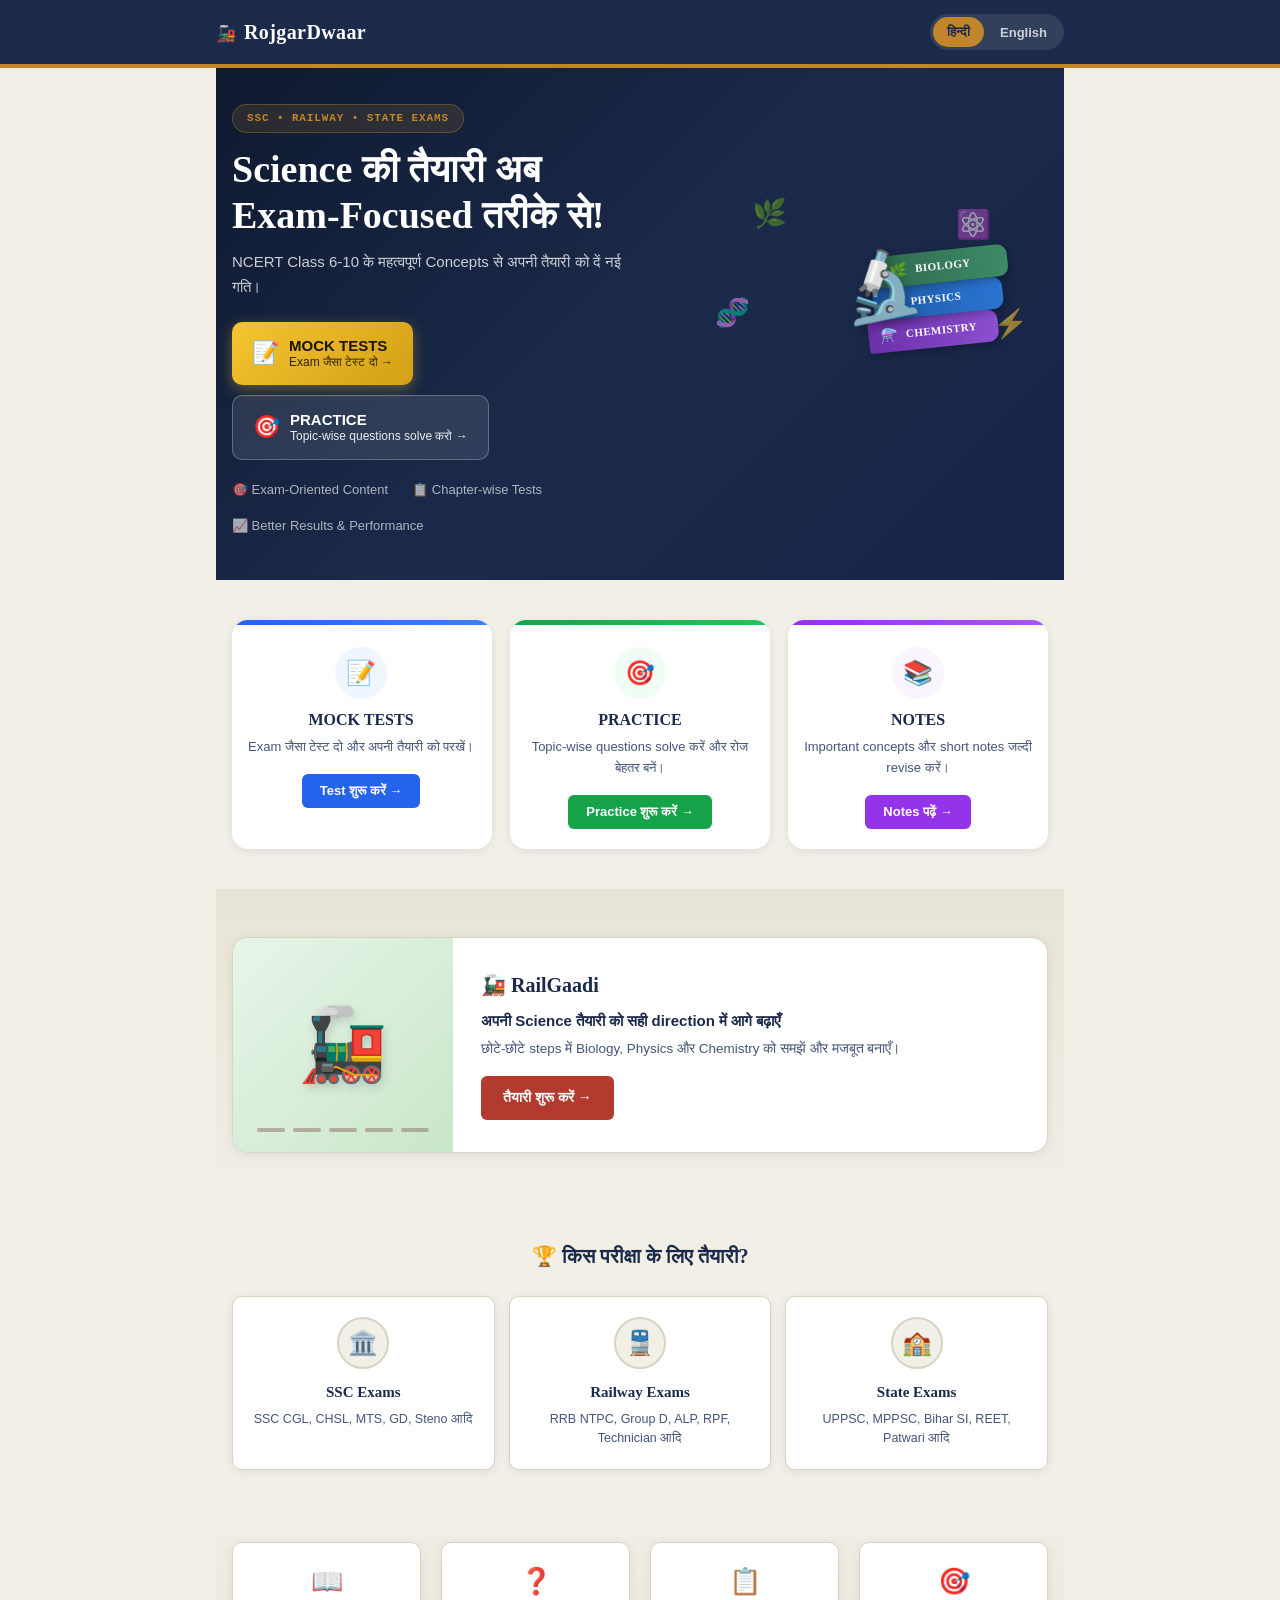
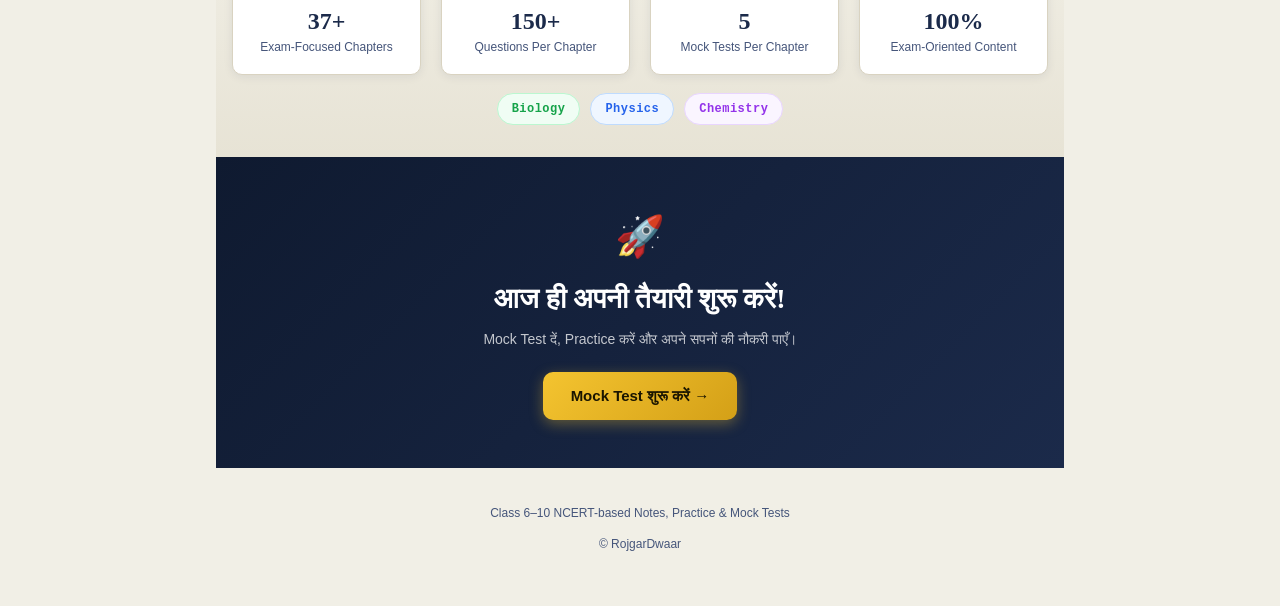
<file: home.html>
<!DOCTYPE html>
<html lang="hi">
<head>
  <meta charset="UTF-8">
  <meta name="viewport" content="width=device-width, initial-scale=1.0">
  <meta name="description" content="RojgarDwaar — NCERT-based Science preparation for SSC, Railway & State Exams. Biology, Physics, Chemistry. Mock Tests, Practice & Notes.">
  <meta name="theme-color" content="#1a1a2e">
  <title>RojgarDwaar — Science Preparation | RailGaadi</title>
  <link rel="icon" href="data:image/svg+xml,<svg xmlns='http://www.w3.org/2000/svg' viewBox='0 0 100 100'><text y='.9em' font-size='90'>🚂</text></svg>">
  <link rel="stylesheet" href="css/style.css">
<base target="_blank">
  <!-- Google tag (gtag.js) -->
<script async src="https://www.googletagmanager.com/gtag/js?id=G-NQY9L8I4TQ"></script>
<script>
  window.dataLayer = window.dataLayer || [];
  function gtag(){dataLayer.push(arguments);}
  gtag('js', new Date());

  gtag('config', 'G-NQY9L8I4TQ');
</script>
</head>
<body>

  <header class="rjd-site-header">
    <div class="rjd-site-header__inner">
      <a href="home.html" class="rjd-brand">
        <span class="rjd-brand__icon">🚂</span>
        <span class="rjd-brand__mark" data-i18n="brand">RojgarDwaar</span>
      </a>
      <div class="rjd-lang-toggle" id="rjd-lang-toggle">
        <button type="button" data-lang="hi" class="is-active">हिन्दी</button>
        <button type="button" data-lang="en">English</button>
      </div>
    </div>
  </header>

  <main class="rjd-container" id="rjd-home-root"></main>

  <footer class="rjd-site-footer">
    <p>Class 6–10 NCERT-based Notes, Practice & Mock Tests</p>
    <p>© RojgarDwaar</p>
  </footer>

  <script src="js/storageManager.js"></script>
  <script src="js/languageManager.js"></script>
  <script src="js/uiManager.js"></script>
  <script src="js/home.js?v=20261003-2"></script>

</body>
</html>
</file>
<file: css/style.css>
/* =========================================================================
   RojgarDwaar — Design Tokens
   Signature idea: the site borrows the visual language of an Indian
   government exam admit card / OMR answer sheet — perforated ticket
   edges, roll-number-style code blocks, a digital-clock timer, and
   circular OMR-bubble option letters. It's built for the subject
   (mock tests, Railway exam prep) rather than a generic template.
   ========================================================================= */
:root {
  --ink: #1b2a4a;
  --ink-soft: #45557a;
  --paper: #f1efe6;
  --paper-deep: #e7e3d5;
  --card: #ffffff;
  --line: #d9d3c1;
  --stamp-red: #b23a2e;
  --stamp-red-soft: #f3e0dd;
  --gold: #c1852c;
  --gold-soft: #f6ead2;
  --success: #2f6b4f;
  --success-soft: #dcece3;
  --shadow: 0 2px 10px rgba(27, 42, 74, 0.08);

  --font-display: "Roboto Slab", "Noto Serif Devanagari", serif;
  --font-body: "Inter", "Noto Sans Devanagari", -apple-system, sans-serif;
  --font-mono: "Space Mono", "Noto Sans Mono", monospace;

  --radius-sm: 6px;
  --radius-md: 10px;
  --radius-lg: 16px;
  --container: 880px;
}

* {
  box-sizing: border-box;
}

html {
  -webkit-text-size-adjust: 100%;
}

body {
  margin: 0;
  font-family: var(--font-body);
  background: var(--paper);
  color: var(--ink);
  line-height: 1.55;
  -webkit-font-smoothing: antialiased;
}

a {
  color: inherit;
}

button {
  font-family: inherit;
}

img {
  max-width: 100%;
}

.rjd-container {
  max-width: var(--container);
  margin: 0 auto;
  padding: 0 16px;
}

/* ---------- Header / Global Nav ---------------------------------------- */
.rjd-site-header {
  background: var(--ink);
  color: #fff;
  border-bottom: 4px solid var(--gold);
}

.rjd-site-header__inner {
  max-width: var(--container);
  margin: 0 auto;
  padding: 14px 16px;
  display: flex;
  align-items: center;
  justify-content: space-between;
  gap: 12px;
}

.rjd-brand {
  display: flex;
  align-items: baseline;
  gap: 8px;
  text-decoration: none;
  color: #fff;
}

.rjd-brand__mark {
  font-family: var(--font-display);
  font-weight: 700;
  font-size: 20px;
  letter-spacing: 0.02em;
}

.rjd-brand__tag {
  font-family: var(--font-mono);
  font-size: 10px;
  color: var(--gold);
  text-transform: uppercase;
  letter-spacing: 0.08em;
  border: 1px solid var(--gold);
  padding: 2px 6px;
  border-radius: 3px;
  display: none;
}

@media (min-width: 480px) {
  .rjd-brand__tag {
    display: inline-block;
  }
}

.rjd-lang-toggle {
  display: flex;
  background: rgba(255, 255, 255, 0.1);
  border-radius: 999px;
  padding: 3px;
  gap: 2px;
}

.rjd-lang-toggle button {
  border: none;
  background: transparent;
  color: rgba(255, 255, 255, 0.75);
  font-size: 13px;
  font-weight: 600;
  padding: 7px 14px;
  border-radius: 999px;
  cursor: pointer;
  transition: background 0.15s ease, color 0.15s ease;
}

.rjd-lang-toggle button.is-active {
  background: var(--gold);
  color: var(--ink);
}

/* ---------- Buttons ------------------------------------------------------ */
.rjd-btn {
  font-family: var(--font-body);
  font-weight: 600;
  font-size: 14px;
  padding: 11px 18px;
  border-radius: var(--radius-sm);
  border: 1.5px solid transparent;
  cursor: pointer;
  transition: transform 0.06s ease, opacity 0.15s ease;
  text-decoration: none;
  display: inline-flex;
  align-items: center;
  justify-content: center;
  gap: 6px;
}

.rjd-btn:active {
  transform: scale(0.98);
}

.rjd-btn:disabled,
.rjd-btn.is-disabled {
  opacity: 0.45;
  cursor: not-allowed;
  pointer-events: none;
}

.rjd-btn--primary {
  background: var(--ink);
  color: #fff;
}

.rjd-btn--secondary {
  background: var(--gold-soft);
  color: var(--gold);
  border-color: var(--gold);
}

.rjd-btn--danger {
  background: var(--stamp-red);
  color: #fff;
}

.rjd-btn--ghost {
  background: transparent;
  border-color: var(--line);
  color: var(--ink);
}

.rjd-btn--block {
  width: 100%;
  margin-top: 14px;
}

/* ---------- Eyebrow / Section title -------------------------------------- */
.rjd-eyebrow {
  font-family: var(--font-mono);
  font-size: 11px;
  letter-spacing: 0.06em;
  text-transform: uppercase;
  color: var(--ink-soft);
}

.rjd-section-title {
  font-family: var(--font-display);
  font-size: 17px;
  font-weight: 700;
  margin: 22px 0 10px;
  color: var(--ink);
  border-bottom: 2px solid var(--line);
  padding-bottom: 6px;
}

/* ---------- Chapter Hero (masthead) --------------------------------------- */
.rjd-chapter-hero {
  padding: 22px 0 16px;
  border-bottom: 3px double var(--ink);
  margin-bottom: 4px;
}

.rjd-chapter-hero__title {
  font-family: var(--font-display);
  font-size: clamp(22px, 5vw, 30px);
  margin: 6px 0 8px;
  color: var(--ink);
}

.rjd-chapter-hero__stat {
  font-family: var(--font-mono);
  font-size: 12px;
  color: var(--stamp-red);
  margin: 0;
}

/* ---------- Tabs ---------------------------------------------------------- */
.rjd-tabs {
  display: flex;
  gap: 4px;
  margin: 18px 0 4px;
  border-bottom: 1px solid var(--line);
  overflow-x: auto;
}

.rjd-tab {
  background: transparent;
  border: none;
  border-bottom: 3px solid transparent;
  padding: 10px 6px;
  font-weight: 700;
  font-size: 14px;
  color: var(--ink-soft);
  cursor: pointer;
  white-space: nowrap;
}

.rjd-tab.is-active {
  color: var(--ink);
  border-bottom-color: var(--stamp-red);
}

.rjd-tab-panel {
  padding: 18px 0 40px;
}

/* ---------- Notes card ----------------------------------------------------- */
.rjd-notes-card {
  background: var(--card);
  border: 1px solid var(--line);
  border-radius: var(--radius-md);
  padding: 20px;
  box-shadow: var(--shadow);
}

.rjd-notes-card p {
  margin: 4px 0 12px;
}

.rjd-key-points {
  margin: 0 0 12px;
  padding-left: 20px;
}

.rjd-key-points li {
  margin-bottom: 6px;
}

.rjd-quick-revision {
  background: var(--gold-soft);
  border-left: 4px solid var(--gold);
  padding: 10px 14px;
  border-radius: var(--radius-sm);
  margin-bottom: 16px;
  font-size: 14px;
}

/* ---------- Practice toolbar / cards --------------------------------------- */
.rjd-practice-toolbar {
  display: flex;
  gap: 8px;
  margin-bottom: 14px;
  flex-wrap: wrap;
}

.rjd-chip {
  border: 1.5px solid var(--line);
  background: var(--card);
  padding: 8px 14px;
  border-radius: 999px;
  font-size: 13px;
  font-weight: 600;
  cursor: pointer;
  color: var(--ink-soft);
}

.rjd-chip.is-active {
  background: var(--ink);
  border-color: var(--ink);
  color: #fff;
}

.rjd-practice-card,
.rjd-exam-card {
  background: var(--card);
  border: 1px solid var(--line);
  border-radius: var(--radius-md);
  padding: 20px;
  box-shadow: var(--shadow);
}

.rjd-practice-card__meta,
.rjd-exam-card__meta {
  display: flex;
  justify-content: space-between;
  align-items: center;
  margin-bottom: 10px;
}

.rjd-question-text {
  font-family: var(--font-display);
  font-size: 18px;
  font-weight: 600;
  line-height: 1.5;
  margin: 0 0 16px;
  color: var(--ink);
}

.rjd-question-text--sm {
  font-size: 15px;
}

/* ---------- Options (OMR-bubble styled) ------------------------------------ */
.rjd-options {
  display: flex;
  flex-direction: column;
  gap: 10px;
  margin-bottom: 14px;
}

.rjd-option {
  display: flex;
  align-items: center;
  gap: 12px;
  width: 100%;
  text-align: left;
  background: var(--paper);
  border: 1.5px solid var(--line);
  border-radius: var(--radius-sm);
  padding: 12px 14px;
  cursor: pointer;
  font-size: 15px;
  color: var(--ink);
  transition: border-color 0.12s ease, background 0.12s ease;
}

.rjd-option:hover:not(.is-disabled) {
  border-color: var(--ink-soft);
}

.rjd-option__letter {
  flex: none;
  width: 28px;
  height: 28px;
  border-radius: 50%;
  border: 2px solid var(--ink-soft);
  display: flex;
  align-items: center;
  justify-content: center;
  font-family: var(--font-mono);
  font-weight: 700;
  font-size: 13px;
  color: var(--ink-soft);
}

.rjd-option.is-selected {
  border-color: var(--ink);
  background: #eef1f8;
}

.rjd-option.is-selected .rjd-option__letter {
  background: var(--ink);
  color: #fff;
  border-color: var(--ink);
}

.rjd-option.is-correct {
  border-color: var(--success);
  background: var(--success-soft);
}

.rjd-option.is-correct .rjd-option__letter {
  background: var(--success);
  border-color: var(--success);
  color: #fff;
}

.rjd-option.is-wrong {
  border-color: var(--stamp-red);
  background: var(--stamp-red-soft);
}

.rjd-option.is-wrong .rjd-option__letter {
  background: var(--stamp-red);
  border-color: var(--stamp-red);
  color: #fff;
}

.rjd-option.is-disabled {
  cursor: default;
}

/* ---------- Feedback / Badges ---------------------------------------------- */
.rjd-feedback {
  border-radius: var(--radius-sm);
  padding: 12px 14px;
  margin-bottom: 14px;
  font-size: 14px;
}

.rjd-feedback--correct {
  background: var(--success-soft);
  border-left: 4px solid var(--success);
}

.rjd-feedback--wrong {
  background: var(--stamp-red-soft);
  border-left: 4px solid var(--stamp-red);
}

.rjd-feedback__verdict {
  font-weight: 700;
  margin: 0 0 6px;
}

.rjd-feedback__explanation {
  margin: 0;
}

.rjd-badge {
  font-family: var(--font-mono);
  font-size: 10px;
  text-transform: uppercase;
  letter-spacing: 0.04em;
  padding: 4px 9px;
  border-radius: 999px;
  font-weight: 700;
}

.rjd-badge--easy {
  background: var(--success-soft);
  color: var(--success);
}

.rjd-badge--medium {
  background: var(--gold-soft);
  color: var(--gold);
}

.rjd-badge--hard {
  background: var(--stamp-red-soft);
  color: var(--stamp-red);
}

.rjd-practice-card__actions,
.rjd-exam-card__actions,
.rjd-exam-card__nav {
  display: flex;
  gap: 10px;
  flex-wrap: wrap;
  margin-top: 6px;
}

/* ---------- Mock Test Hub — "admit card" tickets --------------------------- */
.rjd-testcard-grid {
  display: grid;
  grid-template-columns: repeat(auto-fill, minmax(150px, 1fr));
  gap: 12px;
  margin: 14px 0;
}

.rjd-testcard {
  position: relative;
  display: flex;
  flex-direction: column;
  gap: 4px;
  background: var(--card);
  border: 1.5px dashed var(--ink-soft);
  border-radius: var(--radius-md);
  padding: 16px 14px;
  text-decoration: none;
  color: var(--ink);
  box-shadow: var(--shadow);
  overflow: hidden;
}

.rjd-testcard::before,
.rjd-testcard::after {
  content: "";
  position: absolute;
  width: 14px;
  height: 14px;
  background: var(--paper);
  border-radius: 50%;
  top: 50%;
  transform: translateY(-50%);
}

.rjd-testcard::before {
  left: -8px;
}

.rjd-testcard::after {
  right: -8px;
}

.rjd-testcard__index {
  font-family: var(--font-mono);
  font-size: 22px;
  font-weight: 700;
  color: var(--stamp-red);
}

.rjd-testcard__label {
  font-weight: 700;
  font-size: 14px;
}

.rjd-testcard__meta {
  font-family: var(--font-mono);
  font-size: 11px;
  color: var(--ink-soft);
}

.rjd-testcard--accent {
  border-style: solid;
  border-color: var(--gold);
}

.rjd-topic-grid {
  display: flex;
  flex-wrap: wrap;
  gap: 8px;
  margin-bottom: 10px;
}

.rjd-topic-chip {
  border: 1.5px solid var(--line);
  background: var(--card);
  padding: 8px 14px;
  border-radius: 999px;
  font-size: 13px;
  text-decoration: none;
  color: var(--ink);
}

.rjd-history-list {
  display: flex;
  flex-direction: column;
  gap: 6px;
}

.rjd-history-item {
  display: grid;
  grid-template-columns: 1fr auto auto;
  gap: 12px;
  font-family: var(--font-mono);
  font-size: 12px;
  background: var(--card);
  border: 1px solid var(--line);
  border-radius: var(--radius-sm);
  padding: 8px 12px;
}

/* ---------- Exam page (admit-card header + OMR palette) --------------------- */
.rjd-exam {
  padding-bottom: 40px;
}

.rjd-exam__header {
  display: flex;
  justify-content: space-between;
  align-items: center;
  gap: 12px;
  background: var(--ink);
  color: #fff;
  border-radius: var(--radius-md);
  padding: 14px 18px;
  margin: 14px 0;
  flex-wrap: wrap;
}

.rjd-exam__title {
  display: flex;
  flex-direction: column;
  gap: 3px;
}

.rjd-exam__title .rjd-eyebrow {
  color: var(--gold);
}

.rjd-exam__admit-code {
  font-family: var(--font-mono);
  font-size: 10px;
  color: rgba(255, 255, 255, 0.6);
  letter-spacing: 0.04em;
}

.rjd-exam__timer {
  display: flex;
  flex-direction: column;
  align-items: flex-end;
}

.rjd-exam__timer-label {
  font-size: 10px;
  text-transform: uppercase;
  letter-spacing: 0.06em;
  color: rgba(255, 255, 255, 0.65);
}

.rjd-exam__timer-value {
  font-family: var(--font-mono);
  font-size: 24px;
  font-weight: 700;
  background: rgba(255, 255, 255, 0.08);
  border: 1px solid var(--gold);
  padding: 2px 12px;
  border-radius: var(--radius-sm);
  letter-spacing: 0.05em;
}

.rjd-exam__timer-value.is-low {
  color: #ffb3ab;
  border-color: var(--stamp-red);
  animation: rjd-pulse 1s infinite;
}

@keyframes rjd-pulse {
  0%, 100% { opacity: 1; }
  50% { opacity: 0.55; }
}

.rjd-exam__body {
  display: grid;
  grid-template-columns: 1fr;
  gap: 16px;
}

@media (min-width: 760px) {
  .rjd-exam__body {
    grid-template-columns: 2fr 1fr;
    align-items: start;
  }
}

.rjd-exam__palette-area {
  background: var(--card);
  border: 1px solid var(--line);
  border-radius: var(--radius-md);
  padding: 16px;
  box-shadow: var(--shadow);
  position: sticky;
  top: 12px;
}

.rjd-palette {
  display: grid;
  grid-template-columns: repeat(auto-fill, minmax(38px, 1fr));
  gap: 6px;
  margin: 10px 0 14px;
}

.rjd-palette__cell {
  aspect-ratio: 1;
  border-radius: 50%;
  border: 2px solid var(--line);
  background: var(--paper);
  font-family: var(--font-mono);
  font-weight: 700;
  font-size: 12px;
  cursor: pointer;
  color: var(--ink-soft);
}

.rjd-palette__cell--attempted {
  background: var(--success);
  border-color: var(--success);
  color: #fff;
}

.rjd-palette__cell--marked {
  background: var(--gold);
  border-color: var(--gold);
  color: #fff;
}

.rjd-palette__cell--unattempted {
  background: var(--card);
}

.rjd-palette__cell.is-current {
  outline: 2px solid var(--stamp-red);
  outline-offset: 2px;
}

.rjd-palette-legend {
  display: flex;
  flex-direction: column;
  gap: 4px;
  font-size: 12px;
  color: var(--ink-soft);
  margin-bottom: 12px;
}

.rjd-palette-legend span {
  display: flex;
  align-items: center;
  gap: 6px;
}

.rjd-dot {
  width: 10px;
  height: 10px;
  border-radius: 50%;
  display: inline-block;
}

.rjd-dot--attempted { background: var(--success); }
.rjd-dot--marked { background: var(--gold); }
.rjd-dot--unattempted { background: var(--line); }

/* ---------- Result page ----------------------------------------------------- */
.rjd-result {
  padding: 14px 0 40px;
}

.rjd-result__banner {
  text-align: center;
  padding: 26px 16px;
  border-radius: var(--radius-lg);
  margin-bottom: 18px;
  background: var(--ink);
  color: #fff;
}

.rjd-result__score {
  font-family: var(--font-display);
  font-size: 44px;
  font-weight: 700;
  margin: 0;
}

.rjd-result__performance {
  margin: 4px 0 0;
  font-weight: 600;
  color: var(--gold);
}

.rjd-stat-grid {
  display: grid;
  grid-template-columns: repeat(2, 1fr);
  gap: 10px;
  margin-bottom: 18px;
}

@media (min-width: 560px) {
  .rjd-stat-grid {
    grid-template-columns: repeat(4, 1fr);
  }
}

.rjd-stat {
  background: var(--card);
  border: 1px solid var(--line);
  border-radius: var(--radius-sm);
  padding: 12px;
  text-align: center;
}

.rjd-stat__value {
  display: block;
  font-family: var(--font-mono);
  font-size: 20px;
  font-weight: 700;
  color: var(--ink);
}

.rjd-stat__label {
  font-size: 11px;
  color: var(--ink-soft);
}

.rjd-stat--correct .rjd-stat__value { color: var(--success); }
.rjd-stat--wrong .rjd-stat__value { color: var(--stamp-red); }

.rjd-result__actions {
  display: flex;
  gap: 10px;
  flex-wrap: wrap;
  margin-bottom: 10px;
}

.rjd-review-list {
  display: flex;
  flex-direction: column;
  gap: 10px;
}

.rjd-review-item {
  background: var(--card);
  border: 1px solid var(--line);
  border-left-width: 5px;
  border-radius: var(--radius-sm);
  padding: 14px;
}

.rjd-review-item--correct { border-left-color: var(--success); }
.rjd-review-item--wrong { border-left-color: var(--stamp-red); }
.rjd-review-item--unattempted { border-left-color: var(--line); }

.rjd-review-item__head {
  display: flex;
  justify-content: space-between;
  font-family: var(--font-mono);
  font-size: 12px;
  margin-bottom: 6px;
  color: var(--ink-soft);
}

.rjd-review-item__answer,
.rjd-review-item__explanation {
  font-size: 13px;
  margin: 4px 0;
}

/* ---------- Loading / Error / Empty ---------------------------------------- */
.rjd-loading,
.rjd-error,
.rjd-empty-state {
  text-align: center;
  padding: 60px 16px;
  color: var(--ink-soft);
}

.rjd-loading__spinner {
  width: 34px;
  height: 34px;
  margin: 0 auto 14px;
  border: 3px solid var(--line);
  border-top-color: var(--stamp-red);
  border-radius: 50%;
  animation: rjd-spin 0.8s linear infinite;
}

@keyframes rjd-spin {
  to { transform: rotate(360deg); }
}

.rjd-error__icon {
  font-size: 30px;
  margin-bottom: 6px;
}

/* ---------- Toasts ----------------------------------------------------------- */
.rjd-toast-root {
  position: fixed;
  bottom: 16px;
  left: 50%;
  transform: translateX(-50%);
  z-index: 999;
  display: flex;
  flex-direction: column;
  gap: 8px;
  width: min(92vw, 420px);
}

.rjd-toast {
  background: var(--ink);
  color: #fff;
  padding: 12px 16px;
  border-radius: var(--radius-sm);
  font-size: 13px;
  opacity: 0;
  transform: translateY(8px);
  transition: opacity 0.2s ease, transform 0.2s ease;
  box-shadow: var(--shadow);
}

.rjd-toast.is-visible {
  opacity: 1;
  transform: translateY(0);
}

.rjd-toast--warn { background: var(--gold); color: var(--ink); }
.rjd-toast--success { background: var(--success); }

/* ---------- Modal ------------------------------------------------------------ */
.rjd-modal-overlay {
  position: fixed;
  inset: 0;
  background: rgba(27, 42, 74, 0.55);
  display: flex;
  align-items: center;
  justify-content: center;
  z-index: 1000;
  opacity: 0;
  transition: opacity 0.18s ease;
  padding: 16px;
}

.rjd-modal-overlay.is-visible {
  opacity: 1;
}

.rjd-modal {
  background: var(--card);
  border-radius: var(--radius-md);
  padding: 22px;
  width: 100%;
  max-width: 360px;
  box-shadow: var(--shadow);
}

.rjd-modal__title {
  font-family: var(--font-display);
  font-weight: 700;
  font-size: 17px;
  margin: 0 0 8px;
}

.rjd-modal__message {
  font-size: 14px;
  color: var(--ink-soft);
  margin: 0 0 18px;
}

.rjd-modal__actions {
  display: flex;
  gap: 10px;
  justify-content: flex-end;
}

/* ---------- Footer ------------------------------------------------------------ */
.rjd-site-footer {
  text-align: center;
  padding: 24px 16px 40px;
  font-size: 12px;
  color: var(--ink-soft);
}

/* ---------- Reduced motion --------------------------------------------------- */
@media (prefers-reduced-motion: reduce) {
  *, *::before, *::after {
    animation-duration: 0.01ms !important;
    transition-duration: 0.01ms !important;
  }
}

/* ---------- Focus visibility --------------------------------------------------- */
a:focus-visible,
button:focus-visible {
  outline: 2px solid var(--stamp-red);
  outline-offset: 2px;
}

/* =========================================================
   RojgarDwaar Premium Notes UI — Override Layer
   Scope: .rjd-notes-premium and its children only.
   Does NOT touch .rjd-practice-card, .rjd-exam-card,
   .rjd-testcard, .rjd-palette, .rjd-result, .rjd-btn base,
   or any other existing selector.
   ========================================================= */

/* ---------- Notes wrapper ------------------------------------------------ */
.rjd-notes-premium {
  padding: 0;
  overflow: hidden;
  border-radius: var(--radius-lg);
}

.rjd-notes-premium > * {
  padding-left: 22px;
  padding-right: 22px;
}

/* ---------- 1. EXAM READY NOTES intro / hero ----------------------------- */
.rjd-notes-intro {
  padding-top: 26px;
  padding-bottom: 20px;
  border-bottom: 1px solid var(--line);
  margin-bottom: 6px;
  background: linear-gradient(180deg, var(--paper) 0%, var(--card) 100%);
}

.rjd-notes-badge {
  display: inline-block;
  font-family: var(--font-mono);
  font-size: 11px;
  font-weight: 700;
  letter-spacing: 0.06em;
  text-transform: uppercase;
  color: var(--ink);
  background: var(--gold-soft);
  border: 1px solid var(--gold);
  padding: 5px 12px;
  border-radius: 999px;
  margin-bottom: 12px;
}

.rjd-notes-intro h2 {
  font-family: var(--font-display);
  color: var(--ink);
  font-size: clamp(20px, 4vw, 26px);
  margin: 0 0 8px;
  line-height: 1.3;
}

.rjd-notes-intro p {
  color: var(--ink-soft);
  font-size: 14.5px;
  line-height: 1.65;
  margin: 0;
  max-width: 60ch;
}

/* ---------- Shared note-block rhythm ------------------------------------- */
.rjd-notes-premium .rjd-note-block {
  padding-top: 24px;
  padding-bottom: 24px;
  border-bottom: 1px solid var(--line);
}

.rjd-notes-premium .rjd-note-block:last-of-type {
  border-bottom: none;
}

.rjd-note-heading {
  display: flex;
  align-items: flex-start;
  gap: 12px;
  margin-bottom: 14px;
}

.rjd-note-icon {
  flex: none;
  width: 34px;
  height: 34px;
  display: flex;
  align-items: center;
  justify-content: center;
  font-size: 16px;
  background: var(--paper);
  border: 1px solid var(--line);
  border-radius: var(--radius-sm);
}

.rjd-note-heading h3 {
  font-family: var(--font-display);
  color: var(--ink);
  font-size: 17px;
  margin: 0 0 3px;
}

.rjd-note-heading p {
  color: var(--ink-soft);
  font-size: 13px;
  margin: 0;
}

/* ---------- 2. Concept / reading card ------------------------------------ */
.rjd-note-reading {
  background: var(--paper);
  border: 1px solid var(--line);
  border-radius: var(--radius-md);
  padding: 16px 18px;
}

.rjd-note-reading p {
  font-size: 15px;
  line-height: 1.8;
  color: var(--ink);
  margin: 0;
}

.rjd-note-example {
  display: flex;
  gap: 12px;
  align-items: flex-start;
  background: var(--gold-soft);
  border: 1px solid var(--gold);
  border-radius: var(--radius-md);
  padding: 14px 16px;
  margin-top: -4px;
  margin-bottom: 24px;
}

.rjd-note-example > span {
  font-size: 16px;
  line-height: 1;
}

.rjd-note-example strong {
  display: block;
  font-family: var(--font-display);
  color: var(--ink);
  font-size: 13.5px;
  margin-bottom: 4px;
}

.rjd-note-example p {
  margin: 0;
  font-size: 14px;
  line-height: 1.65;
  color: var(--ink);
}

/* ---------- 3. Topic breakdown — numbered cards --------------------------- */
.rjd-topic-notes-grid {
  display: grid;
  grid-template-columns: 1fr;
  gap: 14px;
}

@media (min-width: 700px) {
  .rjd-topic-notes-grid {
    grid-template-columns: repeat(2, 1fr);
  }
}

.rjd-topic-note-card {
  position: relative;
  background: var(--card);
  border: 1px solid var(--line);
  border-radius: var(--radius-md);
  padding: 18px 18px 16px;
  box-shadow: var(--shadow);
}

.rjd-topic-note-number {
  display: inline-flex;
  align-items: center;
  justify-content: center;
  min-width: 30px;
  height: 30px;
  padding: 0 6px;
  border-radius: var(--radius-sm);
  background: var(--ink);
  color: #fff;
  font-family: var(--font-mono);
  font-weight: 700;
  font-size: 13px;
  margin-bottom: 10px;
}

.rjd-topic-note-card h4 {
  font-family: var(--font-display);
  color: var(--ink);
  font-size: 15.5px;
  margin: 0 0 8px;
  line-height: 1.4;
}

.rjd-topic-note-card > p {
  font-size: 14px;
  line-height: 1.7;
  color: var(--ink-soft);
  margin: 0 0 10px;
}

.rjd-mini-example {
  background: var(--paper);
  border-left: 3px solid var(--gold);
  border-radius: 4px;
  padding: 8px 12px;
  margin: 10px 0;
}

.rjd-mini-example strong {
  display: block;
  font-size: 12.5px;
  color: var(--ink);
  margin-bottom: 3px;
}

.rjd-mini-example p {
  margin: 0;
  font-size: 13.5px;
  color: var(--ink-soft);
  line-height: 1.6;
}

.rjd-topic-note-card .rjd-key-points {
  margin: 10px 0 0;
  padding-left: 0;
  list-style: none;
}

.rjd-topic-note-card .rjd-key-points li {
  display: flex;
  gap: 8px;
  align-items: flex-start;
  font-size: 13.5px;
  line-height: 1.6;
  color: var(--ink);
}

.rjd-topic-note-card .rjd-key-points li span:first-child {
  flex: none;
  color: var(--success);
  font-weight: 700;
}

/* ---------- Key Points (premium, top-level) ------------------------------ */
.rjd-key-points-premium {
  list-style: none;
  padding-left: 0;
  display: grid;
  gap: 10px;
}

.rjd-key-points-premium li {
  display: flex;
  gap: 10px;
  align-items: flex-start;
  background: var(--paper);
  border: 1px solid var(--line);
  border-radius: var(--radius-sm);
  padding: 10px 12px;
  font-size: 14px;
  line-height: 1.6;
}

.rjd-point-icon {
  flex: none;
  width: 20px;
  height: 20px;
  display: flex;
  align-items: center;
  justify-content: center;
  border-radius: 50%;
  background: var(--success-soft);
  color: var(--success);
  font-size: 11px;
  font-weight: 700;
}

/* ---------- Shared "special" section heading ------------------------------ */
.rjd-special-heading {
  display: inline-block;
  font-family: var(--font-mono);
  font-weight: 700;
  font-size: 13px;
  letter-spacing: 0.04em;
  padding: 6px 14px;
  border-radius: 999px;
  margin-bottom: 8px;
}

.rjd-special-description {
  color: var(--ink-soft);
  font-size: 13.5px;
  margin: 0 0 16px;
}

/* ---------- 4. EXAM FOCUS -------------------------------------------------- */
.rjd-exam-focus .rjd-special-heading {
  background: var(--gold-soft);
  color: var(--ink);
  border: 1px solid var(--gold);
}

.rjd-exam-focus-list {
  display: grid;
  gap: 10px;
}

.rjd-exam-focus-item {
  display: flex;
  gap: 12px;
  align-items: flex-start;
  background: var(--card);
  border: 1px solid var(--line);
  border-left: 3px solid var(--gold);
  border-radius: var(--radius-sm);
  padding: 12px 14px;
}

.rjd-exam-focus-item > span {
  flex: none;
  width: 22px;
  height: 22px;
  display: flex;
  align-items: center;
  justify-content: center;
  background: var(--gold);
  color: #fff;
  border-radius: 50%;
  font-family: var(--font-mono);
  font-size: 11px;
  font-weight: 700;
}

.rjd-exam-focus-item p {
  margin: 0;
  font-size: 14px;
  line-height: 1.6;
  color: var(--ink);
}

/* ---------- 5. EXAM TRAP (warning-style, red) ------------------------------ */
.rjd-exam-trap {
  background: var(--stamp-red-soft);
  border-radius: var(--radius-md);
  margin-left: -22px;
  margin-right: -22px;
  padding-left: 22px;
  padding-right: 22px;
}

.rjd-exam-trap .rjd-special-heading {
  background: var(--stamp-red);
  color: #fff;
}

.rjd-exam-trap .rjd-special-description {
  color: #7a2e26;
}

.rjd-exam-trap-list {
  display: grid;
  gap: 12px;
}

.rjd-trap-item {
  background: var(--card);
  border: 1px solid var(--stamp-red);
  border-radius: var(--radius-sm);
  padding: 14px 16px;
}

.rjd-trap-item h4 {
  font-family: var(--font-display);
  color: var(--stamp-red);
  font-size: 15px;
  margin: 0 0 6px;
}

.rjd-trap-item > p {
  font-size: 13.5px;
  line-height: 1.65;
  color: var(--ink);
  margin: 0 0 10px;
}

.rjd-trap-confusion {
  background: var(--stamp-red-soft);
  border-radius: 4px;
  padding: 10px 12px;
}

.rjd-trap-confusion strong {
  display: block;
  color: var(--stamp-red);
  font-size: 12.5px;
  margin-bottom: 4px;
}

.rjd-trap-confusion p {
  margin: 0;
  font-size: 13.5px;
  line-height: 1.6;
  color: var(--ink);
}

/* ---------- 6. Think Before Answer ----------------------------------------- */
.rjd-think-box .rjd-special-heading {
  background: #eef1f8;
  color: var(--ink);
  border: 1px solid var(--ink-soft);
}

.rjd-think-list {
  display: grid;
  gap: 10px;
}

.rjd-think-item {
  display: flex;
  gap: 12px;
  align-items: flex-start;
  background: var(--card);
  border: 1.5px dashed var(--ink-soft);
  border-radius: var(--radius-md);
  padding: 14px 16px;
}

.rjd-think-item > span:first-child {
  flex: none;
  width: 26px;
  height: 26px;
  display: flex;
  align-items: center;
  justify-content: center;
  border-radius: 50%;
  background: var(--ink);
  color: #fff;
  font-family: var(--font-mono);
  font-weight: 700;
  font-size: 14px;
}

.rjd-think-item strong {
  display: block;
  color: var(--ink);
  font-size: 14.5px;
  line-height: 1.5;
  margin-bottom: 4px;
}

.rjd-think-item p {
  margin: 4px 0;
  font-size: 13.5px;
  color: var(--ink-soft);
}

.rjd-think-item details summary {
  cursor: pointer;
  font-size: 13px;
  font-weight: 600;
  color: var(--gold);
  margin-top: 4px;
}

.rjd-think-item details p {
  margin-top: 6px;
  color: var(--ink);
}

/* ---------- 7. Smart Memory -------------------------------------------------- */
.rjd-memory-box .rjd-special-heading {
  background: var(--success-soft);
  color: var(--success);
  border: 1px solid var(--success);
}

.rjd-memory-list {
  display: grid;
  gap: 10px;
}

@media (min-width: 700px) {
  .rjd-memory-list {
    grid-template-columns: repeat(2, 1fr);
  }
}

.rjd-memory-item {
  background: var(--success-soft);
  border: 1px solid var(--success);
  border-radius: var(--radius-md);
  padding: 12px 14px;
  font-size: 13.5px;
  line-height: 1.6;
  color: var(--ink);
}

/* ---------- 8. PYQ SIGNAL ----------------------------------------------------- */
.rjd-pyq-box .rjd-special-heading {
  background: var(--ink);
  color: var(--gold);
}

.rjd-pyq-box .rjd-key-points {
  list-style: none;
  padding-left: 0;
  display: grid;
  gap: 8px;
}

.rjd-pyq-box .rjd-key-points li {
  display: flex;
  gap: 10px;
  align-items: flex-start;
  background: var(--paper);
  border-left: 3px solid var(--ink);
  border-radius: 4px;
  padding: 10px 12px;
  font-size: 13.5px;
  line-height: 1.6;
}

.rjd-pyq-box .rjd-key-points li span:first-child {
  color: var(--ink);
  font-weight: 700;
}

/* ---------- 9. MUST REMEMBER --------------------------------------------------- */
.rjd-must-remember {
  background: var(--gold-soft);
  border-radius: var(--radius-md);
  margin-left: -22px;
  margin-right: -22px;
  padding-left: 22px;
  padding-right: 22px;
}

.rjd-must-remember .rjd-special-heading {
  background: var(--gold);
  color: #fff;
}

.rjd-must-remember .rjd-key-points {
  list-style: none;
  padding-left: 0;
  display: grid;
  gap: 8px;
}

.rjd-must-remember .rjd-key-points li {
  display: flex;
  gap: 10px;
  align-items: flex-start;
  background: var(--card);
  border: 1px solid var(--gold);
  border-radius: var(--radius-sm);
  padding: 10px 12px;
  font-size: 14px;
  font-weight: 500;
  line-height: 1.6;
  color: var(--ink);
}

.rjd-must-remember .rjd-key-points li span:first-child {
  color: var(--gold);
  font-weight: 700;
}

/* ---------- 10. Quick Revision (final strong block) ---------------------------- */
.rjd-quick-revision-premium {
  display: flex;
  gap: 14px;
  align-items: flex-start;
  background: var(--ink);
  border-left: none;
  border-radius: var(--radius-md);
  padding: 18px 20px;
  margin-top: 24px;
  margin-bottom: 24px;
}

.rjd-quick-icon {
  flex: none;
  width: 32px;
  height: 32px;
  display: flex;
  align-items: center;
  justify-content: center;
  background: var(--gold);
  border-radius: 50%;
  font-size: 15px;
}

.rjd-quick-revision-premium strong {
  display: block;
  color: var(--gold);
  font-family: var(--font-display);
  font-size: 14px;
  margin-bottom: 6px;
}

.rjd-quick-revision-premium p {
  margin: 0;
  color: #fff;
  font-size: 14px;
  line-height: 1.75;
}

/* ---------- 11. Practice CTA --------------------------------------------------- */
.rjd-notes-cta {
  display: flex;
  flex-direction: column;
  gap: 14px;
  align-items: stretch;
  background: var(--paper);
  border: 1px solid var(--line);
  border-radius: var(--radius-md);
  padding: 20px;
  margin-top: 4px;
  margin-bottom: 4px;
}

@media (min-width: 640px) {
  .rjd-notes-cta {
    flex-direction: row;
    align-items: center;
    justify-content: space-between;
  }
}

.rjd-notes-cta__eyebrow {
  display: block;
  font-family: var(--font-mono);
  font-size: 11px;
  letter-spacing: 0.05em;
  text-transform: uppercase;
  color: var(--gold);
  margin-bottom: 4px;
}

.rjd-notes-cta h3 {
  font-family: var(--font-display);
  color: var(--ink);
  font-size: 18px;
  margin: 0 0 4px;
}

.rjd-notes-cta p {
  margin: 0;
  color: var(--ink-soft);
  font-size: 13.5px;
}

.rjd-notes-cta .rjd-btn--primary {
  flex: none;
  padding: 13px 26px;
  font-size: 15px;
  border-radius: var(--radius-md);
  box-shadow: 0 3px 0 rgba(27, 42, 74, 0.25);
}

/* ---------- Mobile tightening ---------------------------------------------------- */
@media (max-width: 480px) {
  .rjd-notes-premium > * {
    padding-left: 16px;
    padding-right: 16px;
  }

  .rjd-exam-trap,
  .rjd-must-remember {
    margin-left: -16px;
    margin-right: -16px;
    padding-left: 16px;
    padding-right: 16px;
  }

  .rjd-note-heading {
    gap: 10px;
  }

  .rjd-quick-revision-premium {
    flex-direction: column;
  }
}


/* =========================================================================
   RojgarDwaar — Homepage / "RailGaadi" Journey (home.html + js/home.js)
   -------------------------------------------------------------------------
   New, additive classes only. Nothing above this block is modified.
   Reuses existing design tokens (--ink, --gold, --paper, --stamp-red,
   --success, --font-display, --font-mono, --radius-*) so the homepage
   matches the existing admit-card / OMR-sheet visual language.
   ========================================================================= */

/* ---------- Hero ---------------------------------------------------------- */
.rjd-rail-hero {
  text-align: center;
  padding: 32px 16px 24px;
}

.rjd-rail-hero__badge {
  display: inline-block;
  font-family: var(--font-mono);
  font-size: 12px;
  letter-spacing: 0.08em;
  text-transform: uppercase;
  color: var(--stamp-red);
  background: var(--stamp-red-soft);
  border: 1px dashed var(--stamp-red);
  border-radius: 999px;
  padding: 4px 14px;
  margin-bottom: 14px;
}

.rjd-rail-hero__title {
  font-family: var(--font-display);
  font-weight: 700;
  font-size: 26px;
  color: var(--ink);
  margin: 0 0 10px;
  line-height: 1.3;
}

.rjd-rail-hero__subtitle {
  font-family: var(--font-body);
  font-size: 15px;
  color: var(--ink-soft);
  max-width: 560px;
  margin: 0 auto;
}

@media (min-width: 640px) {
  .rjd-rail-hero__title {
    font-size: 32px;
  }
}

/* ---------- Track (progress: Class -> Subject -> Chapter) ----------------- */
.rjd-rail-track {
  display: flex;
  align-items: center;
  justify-content: center;
  gap: 6px;
  padding: 8px 16px 20px;
  flex-wrap: wrap;
}

.rjd-rail-station {
  display: flex;
  align-items: center;
  gap: 6px;
  font-family: var(--font-mono);
  font-size: 12px;
  color: var(--ink-soft);
  opacity: 0.55;
}

.rjd-rail-station.is-current,
.rjd-rail-station.is-done {
  opacity: 1;
  color: var(--ink);
  font-weight: 700;
}

.rjd-rail-station.is-done .rjd-rail-station__dot {
  filter: none;
}

.rjd-rail-station__dot {
  font-size: 14px;
}

.rjd-rail-track__line {
  width: 24px;
  height: 0;
  border-top: 2px dashed var(--line);
}

/* ---------- Breadcrumb ------------------------------------------------------ */
.rjd-rail-breadcrumb {
  display: flex;
  align-items: center;
  justify-content: center;
  flex-wrap: wrap;
  gap: 6px;
  padding-bottom: 18px;
}

.rjd-rail-crumb {
  font-family: var(--font-body);
  font-size: 13px;
  font-weight: 600;
  color: var(--ink-soft);
  background: var(--card);
  border: 1px solid var(--line);
  border-radius: 999px;
  padding: 6px 12px;
  cursor: pointer;
}

.rjd-rail-crumb.is-active {
  color: var(--ink);
  border-color: var(--gold);
  background: var(--gold-soft);
}

.rjd-rail-crumb__sep {
  color: var(--ink-soft);
  font-size: 13px;
}

/* ---------- Step title ------------------------------------------------------ */
.rjd-rail-step-title {
  font-family: var(--font-display);
  font-size: 18px;
  color: var(--ink);
  text-align: center;
  margin: 0 0 16px;
}

/* ---------- Card grid (stations / coaches / stops) -------------------------- */
.rjd-rail-grid {
  display: grid;
  grid-template-columns: repeat(auto-fill, minmax(150px, 1fr));
  gap: 12px;
  padding-bottom: 32px;
}

.rjd-rail-card {
  display: flex;
  flex-direction: column;
  align-items: center;
  gap: 6px;
  background: var(--card);
  border: 1px solid var(--line);
  border-radius: var(--radius-md);
  box-shadow: var(--shadow);
  padding: 18px 12px;
  cursor: pointer;
  font-family: var(--font-body);
  text-align: center;
  transition: transform 0.15s ease, border-color 0.15s ease;
}

.rjd-rail-card:hover:not(.is-locked) {
  transform: translateY(-2px);
  border-color: var(--gold);
}

.rjd-rail-card__icon {
  font-size: 26px;
}

.rjd-rail-card__label {
  font-weight: 700;
  font-size: 14px;
  color: var(--ink);
}

.rjd-rail-card__meta {
  font-family: var(--font-mono);
  font-size: 11px;
  color: var(--success);
}

.rjd-rail-card__cta {
  font-family: var(--font-mono);
  font-size: 11px;
  color: var(--stamp-red);
  text-transform: uppercase;
  letter-spacing: 0.03em;
}

.rjd-rail-card__actions {
  display: flex;
  flex-direction: column;
  align-items: center;
  gap: 4px;
  margin-top: 4px;
  width: 100%;
}

.rjd-rail-card__link {
  font-family: var(--font-mono);
  font-size: 11px;
  color: var(--stamp-red);
  text-decoration: underline;
  cursor: pointer;
}

.rjd-rail-card__link--mock {
  color: var(--ink);
  font-weight: 700;
}

.rjd-rail-card__link:hover {
  color: var(--gold);
}

.rjd-rail-card__badge {
  font-family: var(--font-mono);
  font-size: 10px;
  color: var(--ink-soft);
  background: var(--paper-deep);
  border-radius: 999px;
  padding: 2px 10px;
  text-transform: uppercase;
  letter-spacing: 0.04em;
}

.rjd-rail-card.is-locked {
  cursor: not-allowed;
  opacity: 0.55;
}

.rjd-rail-card.is-locked:hover {
  transform: none;
  border-color: var(--line);
}


/* =========================================================================
   RojgarDwaar — HOME PAGE LANDING STYLES
   Mobile-first. Desktop overrides via min-width media queries.
   Scoped to .rjd-home-* classes only. Does NOT touch existing selectors.
   ========================================================================= */

/* ---------- Hero Section ----------------------------------------------- */
.rjd-home-hero {
  background: linear-gradient(135deg, #0f1a30 0%, #1b2a4a 50%, #162447 100%);
  color: #fff;
  padding: 36px 0 44px;
  position: relative;
  overflow: hidden;
}

.rjd-home-hero__inner {
  max-width: var(--container);
  margin: 0 auto;
  padding: 0 16px;
  display: flex;
  flex-direction: column;
  gap: 28px;
}

.rjd-home-hero__text {
  order: 1;
}

.rjd-home-hero__visual {
  order: 2;
  position: relative;
  min-height: 220px;
}

/* Desktop: side-by-side */
@media (min-width: 900px) {
  .rjd-home-hero__inner {
    display: grid;
    grid-template-columns: 1.1fr 1fr;
    gap: 40px;
    align-items: center;
  }
  .rjd-home-hero__text {
    order: 1;
  }
  .rjd-home-hero__visual {
    order: 2;
    min-height: 300px;
  }
}

.rjd-home-hero__pill {
  display: inline-block;
  font-family: var(--font-mono);
  font-size: 11px;
  font-weight: 700;
  letter-spacing: 0.08em;
  text-transform: uppercase;
  color: var(--gold);
  background: rgba(193, 133, 44, 0.15);
  border: 1px solid rgba(193, 133, 44, 0.35);
  border-radius: 999px;
  padding: 5px 14px;
  margin-bottom: 14px;
}

.rjd-home-hero__title {
  font-family: var(--font-display);
  font-size: clamp(24px, 5vw, 38px);
  font-weight: 700;
  line-height: 1.2;
  margin: 0 0 12px;
  color: #fff;
}

.rjd-home-hero__subtitle {
  font-size: 15px;
  line-height: 1.65;
  color: rgba(255, 255, 255, 0.78);
  margin: 0 0 22px;
  max-width: 520px;
}

.rjd-home-hero__actions {
  display: flex;
  flex-direction: column;
  gap: 10px;
  margin-bottom: 20px;
}

@media (min-width: 480px) {
  .rjd-home-hero__actions {
    flex-direction: row;
    flex-wrap: wrap;
  }
}

.rjd-home-hero__btn {
  display: inline-flex;
  align-items: center;
  gap: 10px;
  border: none;
  border-radius: var(--radius-md);
  padding: 14px 20px;
  font-family: var(--font-body);
  font-size: 14px;
  font-weight: 600;
  cursor: pointer;
  text-decoration: none;
  transition: transform 0.1s ease, box-shadow 0.15s ease;
  text-align: left;
  min-height: 56px;
  min-width: 44px;
}

.rjd-home-hero__btn:active {
  transform: scale(0.98);
}

.rjd-home-hero__btn span:first-child {
  font-size: 22px;
  flex: none;
}

.rjd-home-hero__btn span:last-child {
  display: flex;
  flex-direction: column;
  line-height: 1.3;
}

.rjd-home-hero__btn b {
  font-size: 15px;
  font-weight: 700;
}

.rjd-home-hero__btn small {
  font-size: 12px;
  font-weight: 500;
  opacity: 0.9;
}

.rjd-home-hero__btn--mock {
  background: linear-gradient(135deg, #f4c430, #d4a017);
  color: #1a1500;
  box-shadow: 0 4px 14px rgba(244, 196, 48, 0.35);
}

.rjd-home-hero__btn--mock:hover {
  box-shadow: 0 6px 20px rgba(244, 196, 48, 0.45);
}

.rjd-home-hero__btn--practice {
  background: rgba(255, 255, 255, 0.1);
  color: #fff;
  border: 1.5px solid rgba(255, 255, 255, 0.25);
}

.rjd-home-hero__btn--practice:hover {
  background: rgba(255, 255, 255, 0.18);
  border-color: rgba(255, 255, 255, 0.4);
}

.rjd-home-hero__features {
  display: flex;
  flex-direction: column;
  gap: 10px;
  font-size: 13px;
  color: rgba(255, 255, 255, 0.65);
}

@media (min-width: 480px) {
  .rjd-home-hero__features {
    flex-direction: row;
    flex-wrap: wrap;
    gap: 16px 24px;
  }
}

.rjd-home-hero__features span {
  display: flex;
  align-items: center;
  gap: 6px;
}

/* Hero Visual — Pure CSS scene */
.rjd-home-hero__scene {
  position: relative;
  width: 100%;
  height: 100%;
  min-height: 220px;
}

.rjd-home-books {
  position: absolute;
  right: 5%;
  bottom: 15%;
  display: flex;
  flex-direction: column;
  gap: 0;
  transform: rotate(-6deg);
  z-index: 2;
}

@media (min-width: 900px) {
  .rjd-home-books {
    right: 10%;
    bottom: 20%;
  }
}

.rjd-home-book {
  width: 130px;
  height: 32px;
  border-radius: 4px 10px 10px 4px;
  display: flex;
  align-items: center;
  gap: 8px;
  padding: 0 12px;
  font-family: var(--font-display);
  font-size: 11px;
  font-weight: 700;
  letter-spacing: 0.04em;
  color: #fff;
  box-shadow: 2px 3px 8px rgba(0, 0, 0, 0.25);
}

.rjd-home-book span {
  font-size: 14px;
}

.rjd-home-book--bio {
  background: linear-gradient(90deg, #2f6b4f, #3d8b65);
  z-index: 3;
}

.rjd-home-book--phy {
  background: linear-gradient(90deg, #1e5aa8, #2a75d1);
  z-index: 2;
  margin-left: -8px;
}

.rjd-home-book--chem {
  background: linear-gradient(90deg, #6b2fa8, #8b4fd1);
  z-index: 1;
  margin-left: -16px;
}

.rjd-home-hero__microscope {
  position: absolute;
  right: 30%;
  bottom: 20%;
  font-size: 56px;
  filter: drop-shadow(2px 4px 6px rgba(0, 0, 0, 0.3));
  z-index: 3;
  transform: rotate(-12deg);
}

@media (min-width: 900px) {
  .rjd-home-hero__microscope {
    right: 35%;
    bottom: 25%;
    font-size: 64px;
  }
}

.rjd-home-floaters {
  position: absolute;
  inset: 0;
  pointer-events: none;
}

.rjd-home-floater {
  position: absolute;
  left: var(--f-x);
  top: var(--f-y);
  font-size: 24px;
  opacity: 0.5;
  animation: rjd-home-float var(--f-d, 4s) ease-in-out infinite alternate;
}

@media (min-width: 900px) {
  .rjd-home-floater {
    font-size: 28px;
    opacity: 0.55;
  }
}

@keyframes rjd-home-float {
  0% { transform: translateY(0) scale(1); }
  100% { transform: translateY(-14px) scale(1.08); }
}

/* ---------- Section wrapper -------------------------------------------- */
.rjd-home-section {
  max-width: var(--container);
  margin: 0 auto;
  padding: 32px 16px;
}

@media (min-width: 640px) {
  .rjd-home-section {
    padding: 40px 16px;
  }
}

.rjd-home-section__title {
  font-family: var(--font-display);
  font-size: 20px;
  font-weight: 700;
  text-align: center;
  margin: 0 0 24px;
  color: var(--ink);
}

/* ---------- Three Action Cards ----------------------------------------- */
.rjd-home-cards {
  display: grid;
  grid-template-columns: 1fr;
  gap: 14px;
}

@media (min-width: 640px) {
  .rjd-home-cards {
    grid-template-columns: repeat(3, 1fr);
    gap: 18px;
  }
}

.rjd-home-card {
  display: flex;
  flex-direction: column;
  background: var(--card);
  border: 1px solid var(--line);
  border-radius: var(--radius-lg);
  box-shadow: var(--shadow);
  overflow: hidden;
  cursor: pointer;
  text-align: center;
  transition: transform 0.15s ease, box-shadow 0.15s ease;
  padding: 0;
  border: none;
  font-family: inherit;
  color: inherit;
  min-height: 44px;
}

.rjd-home-card:hover {
  transform: translateY(-3px);
  box-shadow: 0 8px 24px rgba(27, 42, 74, 0.12);
}

.rjd-home-card:active {
  transform: translateY(-1px);
}

.rjd-home-card__top {
  height: 5px;
  width: 100%;
}

.rjd-home-card--mock .rjd-home-card__top {
  background: linear-gradient(90deg, #2563eb, #3b82f6);
}

.rjd-home-card--practice .rjd-home-card__top {
  background: linear-gradient(90deg, #16a34a, #22c55e);
}

.rjd-home-card--notes .rjd-home-card__top {
  background: linear-gradient(90deg, #9333ea, #a855f7);
}

.rjd-home-card__body {
  padding: 22px 16px 20px;
  display: flex;
  flex-direction: column;
  align-items: center;
  gap: 8px;
}

.rjd-home-card__icon {
  width: 52px;
  height: 52px;
  border-radius: 50%;
  display: flex;
  align-items: center;
  justify-content: center;
  font-size: 24px;
  margin-bottom: 4px;
}

.rjd-home-card--mock .rjd-home-card__icon {
  background: #eff6ff;
}

.rjd-home-card--practice .rjd-home-card__icon {
  background: #f0fdf4;
}

.rjd-home-card--notes .rjd-home-card__icon {
  background: #faf5ff;
}

.rjd-home-card h3 {
  font-family: var(--font-display);
  font-size: 16px;
  font-weight: 700;
  margin: 0;
  color: var(--ink);
}

.rjd-home-card p {
  font-size: 13px;
  line-height: 1.6;
  color: var(--ink-soft);
  margin: 0;
}

.rjd-home-card__link {
  display: inline-block;
  margin-top: 8px;
  font-size: 13px;
  font-weight: 700;
  padding: 9px 18px;
  border-radius: var(--radius-sm);
  transition: background 0.12s ease;
}

.rjd-home-card--mock .rjd-home-card__link {
  background: #2563eb;
  color: #fff;
}

.rjd-home-card--practice .rjd-home-card__link {
  background: #16a34a;
  color: #fff;
}

.rjd-home-card--notes .rjd-home-card__link {
  background: #9333ea;
  color: #fff;
}

/* ---------- RailGaadi Section ------------------------------------------ */
.rjd-home-rail {
  background: linear-gradient(180deg, var(--paper-deep), var(--paper));
  padding: 36px 16px;
}

@media (min-width: 640px) {
  .rjd-home-rail {
    padding: 48px 16px;
  }
}

.rjd-home-rail__card {
  max-width: var(--container);
  margin: 0 auto;
  background: var(--card);
  border: 1px solid var(--line);
  border-radius: var(--radius-lg);
  box-shadow: var(--shadow);
  display: flex;
  flex-direction: column;
  overflow: hidden;
}

@media (min-width: 640px) {
  .rjd-home-rail__card {
    display: grid;
    grid-template-columns: 220px 1fr;
  }
}

.rjd-home-rail__visual {
  background: linear-gradient(135deg, #e8f5e9, #c8e6c9);
  display: flex;
  align-items: center;
  justify-content: center;
  position: relative;
  min-height: 150px;
  overflow: hidden;
}

@media (min-width: 640px) {
  .rjd-home-rail__visual {
    min-height: auto;
  }
}

.rjd-home-rail__train {
  font-size: 72px;
  z-index: 2;
  filter: drop-shadow(2px 4px 4px rgba(0, 0, 0, 0.15));
}

.rjd-home-rail__track {
  position: absolute;
  bottom: 20px;
  left: 10%;
  right: 10%;
  display: flex;
  gap: 8px;
  justify-content: center;
}

.rjd-home-rail__track span {
  display: block;
  width: 28px;
  height: 4px;
  background: #8d6e63;
  border-radius: 2px;
  opacity: 0.5;
}

.rjd-home-rail__text {
  padding: 24px 20px;
  text-align: center;
}

@media (min-width: 640px) {
  .rjd-home-rail__text {
    text-align: left;
    padding: 32px 28px;
  }
}

.rjd-home-rail__text h2 {
  font-family: var(--font-display);
  font-size: 20px;
  font-weight: 700;
  margin: 0 0 8px;
  color: var(--ink);
}

.rjd-home-rail__lead {
  font-size: 15px;
  font-weight: 600;
  color: var(--ink);
  margin: 0 0 6px;
}

.rjd-home-rail__sub {
  font-size: 13.5px;
  line-height: 1.6;
  color: var(--ink-soft);
  margin: 0 0 16px;
}

.rjd-home-rail__btn {
  display: inline-flex;
  align-items: center;
  gap: 8px;
  background: var(--stamp-red);
  color: #fff;
  border: none;
  border-radius: var(--radius-sm);
  padding: 12px 22px;
  font-family: var(--font-body);
  font-size: 14px;
  font-weight: 700;
  cursor: pointer;
  transition: transform 0.1s ease, background 0.15s ease;
  min-height: 44px;
}

.rjd-home-rail__btn:hover {
  background: #9c2f24;
}

.rjd-home-rail__btn:active {
  transform: scale(0.98);
}

/* ---------- Exam Target Section ---------------------------------------- */
.rjd-home-exams {
  display: grid;
  grid-template-columns: 1fr;
  gap: 14px;
}

@media (min-width: 640px) {
  .rjd-home-exams {
    grid-template-columns: repeat(3, 1fr);
  }
}

.rjd-home-exam {
  background: var(--card);
  border: 1px solid var(--line);
  border-radius: var(--radius-md);
  padding: 20px 18px;
  text-align: center;
  box-shadow: var(--shadow);
  transition: transform 0.15s ease;
}

.rjd-home-exam:hover {
  transform: translateY(-2px);
}

.rjd-home-exam__badge {
  width: 52px;
  height: 52px;
  border-radius: 50%;
  background: var(--paper);
  border: 2px solid var(--line);
  display: flex;
  align-items: center;
  justify-content: center;
  font-size: 24px;
  margin: 0 auto 12px;
}

.rjd-home-exam h4 {
  font-family: var(--font-display);
  font-size: 15px;
  font-weight: 700;
  margin: 0 0 6px;
  color: var(--ink);
}

.rjd-home-exam p {
  font-size: 12.5px;
  line-height: 1.55;
  color: var(--ink-soft);
  margin: 0;
}

/* ---------- Stats Section ---------------------------------------------- */
.rjd-home-stats-wrap {
  background: linear-gradient(180deg, var(--paper), var(--paper-deep));
  padding: 32px 16px;
}

.rjd-home-stats {
  max-width: var(--container);
  margin: 0 auto;
  display: grid;
  grid-template-columns: repeat(2, 1fr);
  gap: 14px;
}

@media (min-width: 640px) {
  .rjd-home-stats {
    grid-template-columns: repeat(4, 1fr);
    gap: 20px;
  }
}

.rjd-home-stat {
  background: var(--card);
  border: 1px solid var(--line);
  border-radius: var(--radius-md);
  padding: 18px 12px;
  text-align: center;
  box-shadow: var(--shadow);
}

.rjd-home-stat__icon {
  font-size: 26px;
  margin-bottom: 8px;
}

.rjd-home-stat__num {
  font-family: var(--font-display);
  font-size: 24px;
  font-weight: 700;
  color: var(--ink);
  line-height: 1;
  margin-bottom: 6px;
}

.rjd-home-stat__label {
  font-size: 12px;
  color: var(--ink-soft);
  line-height: 1.4;
}

.rjd-home-subjects {
  max-width: var(--container);
  margin: 18px auto 0;
  display: flex;
  justify-content: center;
  gap: 10px;
  flex-wrap: wrap;
}

.rjd-home-subject {
  font-family: var(--font-mono);
  font-size: 12px;
  font-weight: 700;
  letter-spacing: 0.04em;
  padding: 6px 14px;
  border-radius: 999px;
  border: 1.5px solid;
}

.rjd-home-subject--bio {
  background: #f0fdf4;
  color: #16a34a;
  border-color: #bbf7d0;
}

.rjd-home-subject--phy {
  background: #eff6ff;
  color: #2563eb;
  border-color: #bfdbfe;
}

.rjd-home-subject--chem {
  background: #faf5ff;
  color: #9333ea;
  border-color: #e9d5ff;
}

/* ---------- Final CTA -------------------------------------------------- */
.rjd-home-final {
  background: linear-gradient(135deg, #0f1a30 0%, #1b2a4a 100%);
  color: #fff;
  padding: 40px 16px;
  text-align: center;
}

@media (min-width: 640px) {
  .rjd-home-final {
    padding: 48px 16px;
  }
}

.rjd-home-final__inner {
  max-width: var(--container);
  margin: 0 auto;
}

.rjd-home-final__rocket {
  font-size: 40px;
  margin-bottom: 10px;
}

.rjd-home-final h2 {
  font-family: var(--font-display);
  font-size: clamp(20px, 4vw, 28px);
  font-weight: 700;
  margin: 0 0 8px;
}

.rjd-home-final p {
  font-size: 14px;
  color: rgba(255, 255, 255, 0.75);
  margin: 0 0 22px;
}

.rjd-home-final__btn {
  display: inline-flex;
  align-items: center;
  gap: 8px;
  background: linear-gradient(135deg, #f4c430, #d4a017);
  color: #1a1500;
  border: none;
  border-radius: var(--radius-md);
  padding: 14px 28px;
  font-family: var(--font-body);
  font-size: 15px;
  font-weight: 700;
  cursor: pointer;
  box-shadow: 0 4px 14px rgba(244, 196, 48, 0.35);
  transition: transform 0.1s ease, box-shadow 0.15s ease;
  min-height: 48px;
}

.rjd-home-final__btn:hover {
  box-shadow: 0 6px 20px rgba(244, 196, 48, 0.5);
}

.rjd-home-final__btn:active {
  transform: scale(0.98);
}

/* ---------- Reduced motion --------------------------------------------- */
@media (prefers-reduced-motion: reduce) {
  .rjd-home-floater {
    animation: none !important;
  }
}
</file>
